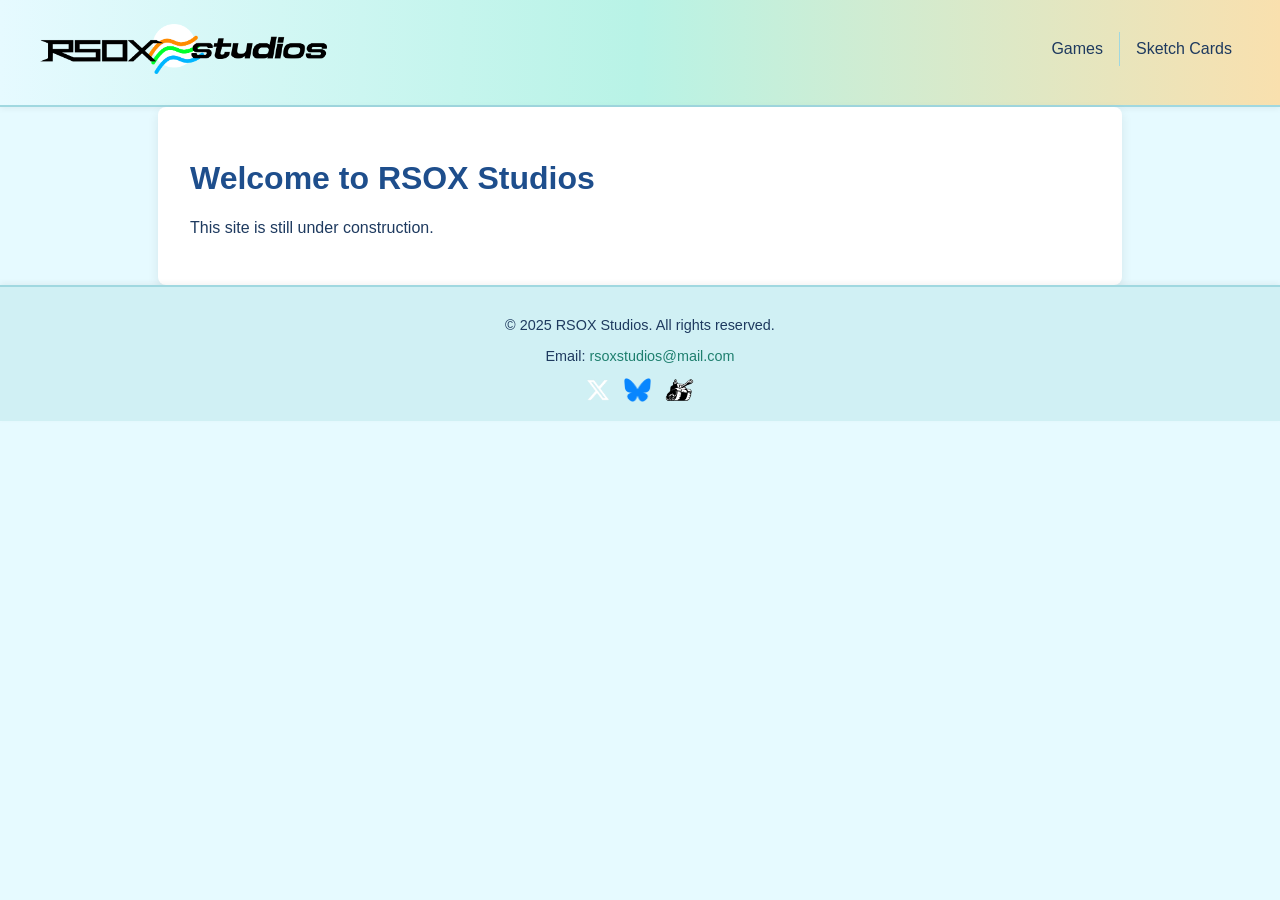
<file: index.html>
<!DOCTYPE html>
<html lang="en">
<head>
  <meta charset="UTF-8">
  <title>RSOX Studios</title>
  <link rel="stylesheet" href="styles.css">
  <link rel="icon" href="favicon.ico" type="image/x-icon">
  <link rel="icon" href="favicon.ico">
  <link rel="apple-touch-icon" href="favicon.ico">
  <meta name="viewport" content="width=device-width, initial-scale=1.0">
</head>
<body>
  <!-- Header -->
  <header class="navbar">
    <div class="logo"><a href="RSOXStudios.github.io"><img src="assets/logo.png"></a></div>
    <nav>
      <ul class="nav-links">
        <li><a href="games.html">Games</a></li>
        <li><a href="sketchcards">Sketch Cards</a></li>
      </ul>
    </nav>
  </header>

  <!-- Banner Ads -->
  <div class="banner-ad left-banner"></div>
  <div class="banner-ad right-banner"></div>

  <!-- Main Content -->
  <main>
    <h1>Welcome to RSOX Studios</h1>
    <p>This site is still under construction.</p>
  </main>

  <!-- Footer -->
  <footer>
    <p>&copy; 2025 RSOX Studios. All rights reserved.</p>
    <p>Email: <a href="mailto:rsoxstudios@mail.com">rsoxstudios@mail.com</a></p>
    <div class="social-icons">
      <a href="https://x.com/rsoxstudios" target="_blank"><img src="assets/x-icon.png" alt="X/Twitter"></a>
      <a href="https://bsky.app/profile/rsoxstudios.bsky.social" target="_blank"><img src="assets/Bluesky-logo.png" alt="Bluesky"></a>
      <a href="https://rsoxstudios.newgrounds.com" target="_blank"><img src="assets/portal-newgrounds-logo-website-music-tank-download-ico-e662d13aa72228ad32ede6b8f75fdfcb.png" alt="Newgrounds"></a>
    </div>
  </footer>
</body>
</html>
</file>
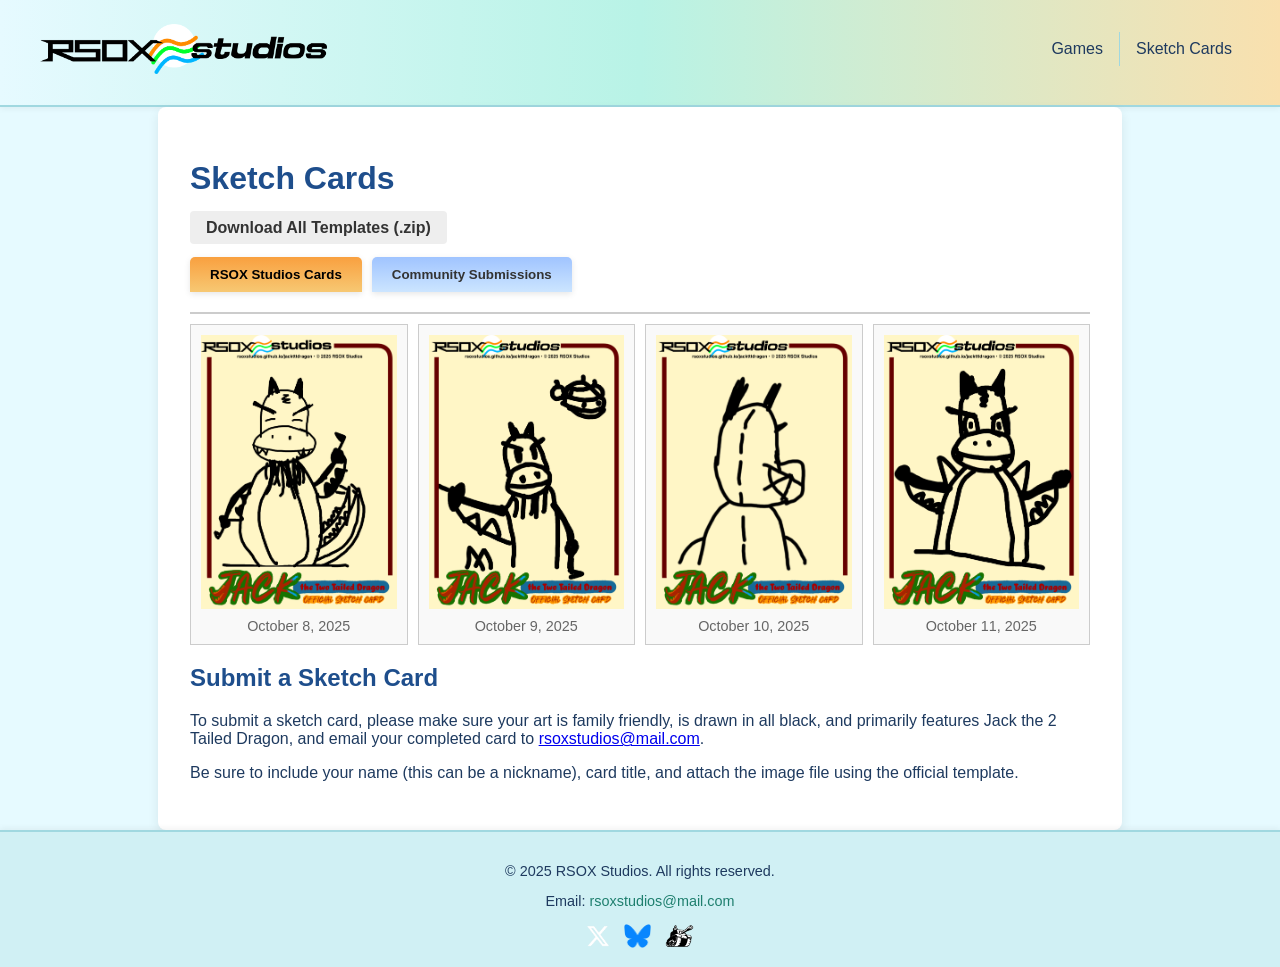
<file: sketchcards/index.html>
<!DOCTYPE html>
<html lang="en">
<head>
  <meta charset="UTF-8">
  <title>Sketch Cards | RSOX Studios</title>
  <link rel="stylesheet" href="/styles.css">
  <link rel="icon" href="/favicon.ico" type="image/x-icon">
  <meta name="viewport" content="width=device-width, initial-scale=1.0">
  <style>
    .card-grid {
      display: grid;
      grid-template-columns: repeat(auto-fill, minmax(200px, 1fr));
      gap: 10px;
    }
    .card {
      border: 1px solid #ccc;
      padding: 10px;
      background-color: #f9f9f9;
      text-align: center;
    }
    .card img {
      max-width: 100%;
      height: auto;
    }
    .card-date {
      font-size: 0.9em;
      color: #666;
      margin-top: 5px;
    }

    .tab-buttons {
      display: flex;
      gap: 10px;
      margin-bottom: 20px;
    }
    .tab-buttons button {
      padding: 10px 20px;
      cursor: pointer;
      border: none;
      font-weight: bold;
      border-radius: 5px 5px 0 0;
    }
    .tab-buttons button.active {
      background: linear-gradient(to bottom, #f9a03f, #f7c873); /* Light orange */
      color: #000;
    }
    .tab-buttons button:not(.active) {
      background: linear-gradient(to bottom, #a0c4ff, #cce5ff); /* Light blue */
      color: #333;
    }

    .tab-content {
      display: none;
      border-top: 2px solid #ccc;
      padding-top: 10px;
    }
    .tab-content.active {
      display: block;
    }

    .resource-links {
      margin-bottom: 20px;
    }
    .resource-links .button {
      margin-right: 10px;
      padding: 8px 16px;
      background-color: #eee;
      border: none;
      border-radius: 4px;
      text-decoration: none;
      font-weight: bold;
      color: #333;
    }
  </style>
</head>
<body>
  <!-- Header -->
  <header class="navbar">
    <div class="logo"><a href="http://RSOXStudios.github.io"><img src="/assets/logo.png" alt="RSOX Studios Logo"></a></div>
    <nav>
      <ul class="nav-links">
        <li><a href="/games.html">Games</a></li>
        <li><a href="/sketchcards">Sketch Cards</a></li>
      </ul>
    </nav>
  </header>

  <!-- Banner Ads -->
  <div class="banner-ad left-banner"></div>
  <div class="banner-ad right-banner"></div>

  <!-- Main Content -->
  <main class="sketch-cards-page">
    <h1>Sketch Cards</h1>

    <div class="resource-links">
      <a href="/assets/RSOX_Sketch_Card_Templates.zip" class="button">Download All Templates (.zip)</a>
    </div>

    <!-- Tabs -->
    <section class="card-tabs">
      <div class="tab-buttons">
        <button onclick="showTab('rsox')" class="active">RSOX Studios Cards</button>
        <button onclick="showTab('community')">Community Submissions</button>
      </div>

      <div id="rsox" class="tab-content active">
        <div class="card-grid">
          <div class="card">
            <img src="cards/card-rsox001.png">
            <div class="card-date">October 8, 2025</div>
          </div>

          <div class="card">
            <img src="cards/rsoxcard-002.png">
            <div class="card-date">October 9, 2025</div>
          </div>
          
          <div class="card">
            <img src="cards/rsoxcard003.png">
            <div class="card-date">October 10, 2025</div>
          </div>

          <div class="card">
            <img src="cards/rsoxcard004.png">
            <div class="card-date">October 11, 2025</div>
          </div>
          <!-- Add more official cards here -->
        </div>
      </div>

      <div id="community" class="tab-content">
        <div class="card-grid">
      
          <!-- Add more community cards here -->
        </div>
      </div>
    </section>

    <section class="add-card">
      <h2>Submit a Sketch Card</h2>
      <p>To submit a sketch card, please make sure your art is family friendly, is drawn in all black, and primarily features Jack the 2 Tailed Dragon, and email your completed card to <a href="mailto:rsoxstudios@mail.com">rsoxstudios@mail.com</a>.</p>
      <p>Be sure to include your name (this can be a nickname), card title, and attach the image file using the official template.</p>
    </section>
  </main>

  <!-- Footer -->
  <footer>
    <p>&copy; 2025 RSOX Studios. All rights reserved.</p>
    <p>Email: <a href="mailto:rsoxstudios@mail.com">rsoxstudios@mail.com</a></p>
    <div class="social-icons">
      <a href="https://x.com/rsoxstudios" target="_blank"><img src="/assets/x-icon.png" alt="X/Twitter"></a>
      <a href="https://bsky.app/profile/rsoxstudios.bsky.social" target="_blank"><img src="/assets/Bluesky-logo.png" alt="Bluesky"></a>
      <a href="https://rsoxstudios.newgrounds.com" target="_blank"><img src="/assets/portal-newgrounds-logo-website-music-tank-download-ico-e662d13aa72228ad32ede6b8f75fdfcb.png" alt="Newgrounds"></a>
    </div>
  </footer>

  <!-- Tab Script -->
  <script>
    function showTab(tabId) {
      const tabs = document.querySelectorAll('.tab-content');
      const buttons = document.querySelectorAll('.tab-buttons button');
      tabs.forEach(tab => tab.classList.remove('active'));
      buttons.forEach(btn => btn.classList.remove('active'));
      document.getElementById(tabId).classList.add('active');
      event.target.classList.add('active');
    }
  </script>
</body>
</html>
</file>
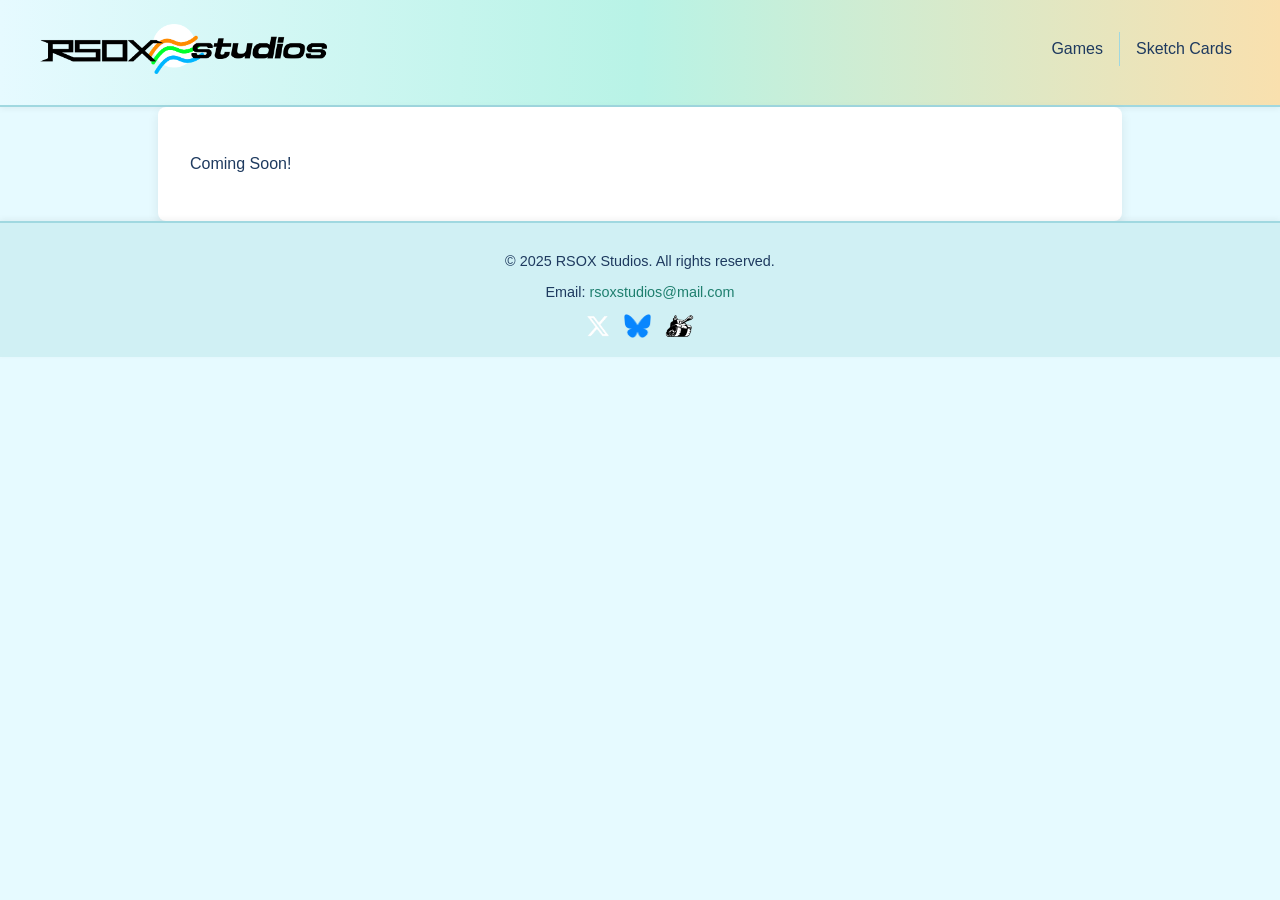
<file: games.html>
<!DOCTYPE html>
<html lang="en">
<head>
  <meta charset="UTF-8">
  <title>RSOX Studios - Games</title>
  <link rel="stylesheet" href="styles.css">
  <link rel="icon" href="favicon.ico" type="image/x-icon">
  <meta name="viewport" content="width=device-width, initial-scale=1.0">
</head>
<body>
  <!-- Header -->
  <header class="navbar">
    <div class="logo"><a href="RSOXStudios.github.io"><img src="assets/logo.png"></a></div>
    <nav>
      <ul class="nav-links">
        <li><a href="games.html">Games</a></li>
        <li><a href="sketchcards">Sketch Cards</a></li>
      </ul>
    </nav>
  </header>

  <!-- Main Content -->
  <main>
 <p>Coming Soon!</p>
  </main>

  <!-- Footer -->
  <footer>
    <p>&copy; 2025 RSOX Studios. All rights reserved.</p>
    <p>Email: <a href="mailto:rsoxstudios@mail.com">rsoxstudios@mail.com</a></p>
    <div class="social-icons">
      <a href="https://x.com/rsoxstudios" target="_blank"><img src="assets/x-icon.png" alt="X/Twitter"></a>
      <a href="https://bsky.app/profile/rsoxstudios.bsky.social" target="_blank"><img src="assets/Bluesky-logo.png" alt="Bluesky"></a>
      <a href="https://rsoxstudios.newgrounds.com" target="_blank"><img src="assets/portal-newgrounds-logo-website-music-tank-download-ico-e662d13aa72228ad32ede6b8f75fdfcb.png" alt="Newgrounds"></a>
    </div>
  </footer>
</body>
</html>
</file>
<file: styles.css>
body {
  background-color: #e6faff; /* light blue */
  color: #1e3a5f; /* deep blue for text */
  font-family: 'Segoe UI', 'Helvetica Neue', Arial, sans-serif;
  margin: 0;
  padding: 0;
}

/* Header & Navigation */
.navbar {
  background: linear-gradient(to right, #e6faff, #b8f3e6, #f9e0ae); /* gradient: blue → mint → orange */
  background-size: cover;
  background-repeat: no-repeat;
  padding: 1rem 2rem;
  display: flex;
  flex-wrap: wrap;
  justify-content: space-between;
  align-items: center;
  border-bottom: 2px solid #a0d8e0;
  box-shadow: 0 2px 6px rgba(0, 0, 0, 0.05);
}

.logo {
  font-size: 1.8rem;
  font-weight: bold;
  color: #1e4e8c;
  padding: 0.5rem;
  text-shadow: 1px 1px 2px rgba(0, 0, 0, 0.1);
}

.logo img {
  max-height: 50px;
  width: auto;
}

/* Horizontal Nav Links with Dividers */
.nav-links {
  list-style: none;
  display: flex;
  flex-wrap: wrap;
  padding: 0;
  margin: 0;
  width: 100%;
  justify-content: center;
}

.nav-links li {
  border-left: 1px solid #a0d8e0;
  flex: 1 1 auto;
  text-align: center;
}

.nav-links li:first-child {
  border-left: none;
}

.nav-links a {
  display: block;
  padding: 0.5rem 1rem;
  text-decoration: none;
  color: #1e3a5f;
  font-weight: 500;
  transition: background-color 0.3s ease;
  white-space: nowrap;
}

.nav-links a:hover {
  background-color: rgba(255, 255, 255, 0.2);
  border-radius: 4px;
}

/* Main Content */
main {
  padding: 2rem;
  max-width: 900px;
  margin: auto;
  background-color: #ffffff;
  border-radius: 8px;
  box-shadow: 0 4px 12px rgba(0, 0, 0, 0.08);
}

h1, h2 {
  color: #1e4e8c;
  font-weight: 600;
}

ul {
  padding-left: 1.5rem;
}

li {
  margin-bottom: 0.5rem;
}

/* Footer */
footer {
  background-color: #d0f0f4;
  text-align: center;
  padding: 1rem;
  font-size: 0.9rem;
  color: #1e3a5f;
  box-shadow: 0 -2px 6px rgba(0, 0, 0, 0.05);
  border-top: 2px solid #a0d8e0;
}

footer a {
  color: #1e7f6e;
  text-decoration: none;
}

footer a:hover {
  color: #145c4c;
}

.social-icons {
  margin-top: 0.5rem;
}

.social-icons img {
  height: 24px;
  margin: 0 5px;
}

/* Buttons */
button {
  background-color: #1e7f6e;
  color: #fff;
  border: none;
  padding: 0.6rem 1rem;
  border-radius: 6px;
  box-shadow: 0 2px 6px rgba(0, 0, 0, 0.1);
  cursor: pointer;
  transition: box-shadow 0.3s ease;
}

button:hover {
  box-shadow: 0 4px 10px rgba(0, 0, 0, 0.15);
}

/* Responsive Fixes for Mobile */
@media (max-width: 600px) {
  .navbar {
    flex-direction: column;
    align-items: stretch;
  }

  .nav-links {
    flex-direction: column;
    align-items: stretch;
  }

  .nav-links li {
    border-left: none;
    border-top: 1px solid #a0d8e0;
  }

  .nav-links li:first-child {
    border-top: none;
  }
}
</file>
